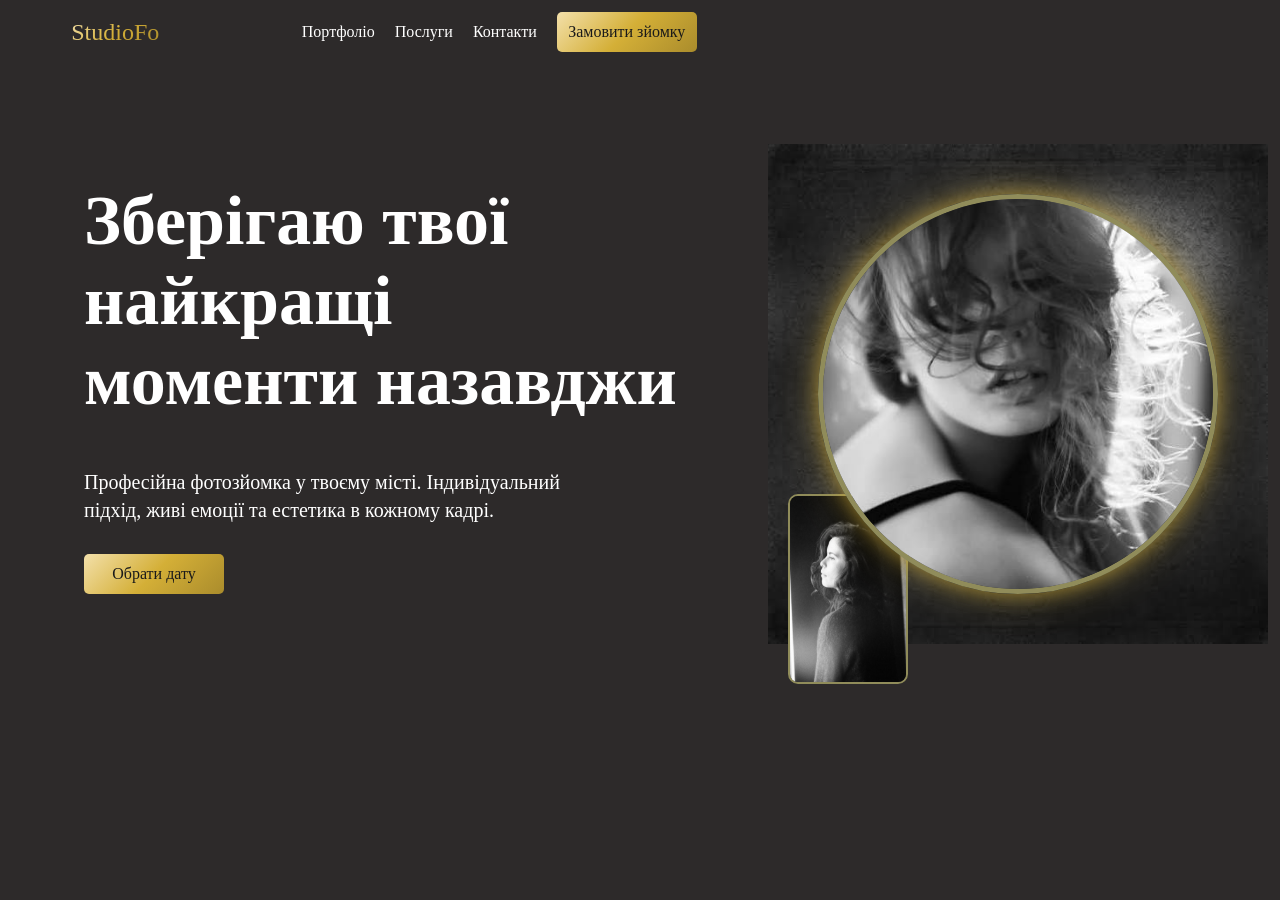
<file: index.html>
<!DOCTYPE html>
<html lang="uk">
<head>
    <meta charset="UTF-8">
    <meta name="viewport" content="width=device-width, initial-scale=1.0">
    <title>Фотограф</title>
    <link rel="stylesheet" href="style.css">
</head>
<body>

    <header>
        <div class="main">
        <div class="head1">
            <div class="st">StudioFo</div>
            <div class="inhead1">
            <a class="a" href="portfilio.html">Портфоліо</a>
            <a class="a" href="price.html">Послуги</a>
            <a class="a" href="contact.html">Контакти</a>
            <a class="order1" href="https://www.instagram.com/nnbkppl?evlk=MTE5cWdiZGY2cWhpcQ==" target="_blank" rel="noopener noreferrer">Замовити зйомку</a>
            </div>
        </div>
        <div class="head2">
            <img class="img1" src="images/fon.jpg" alt="" width="500" height="500">
            <img class="img2" src="images/main.jpg" alt="Головне фото" width="400" height="400">
            <img class="img3" src="images/main2.jpg" alt="" width="120" height="190">
        </div>
        <div class="hero">
        <h1 class="el3 ">Зберігаю твої найкращі моменти назавджи</h1>
        <div class="under">Професійна фотозйомка у твоєму місті. Індивідуальний підхід, живі емоції та естетика в кожному кадрі.</div>
        <a class="order2" href="contact.html">Обрати дату</a>
        
    </div>
</header>
    <main>
        
        
    </main>
</div>
</body>
</html>
</file>
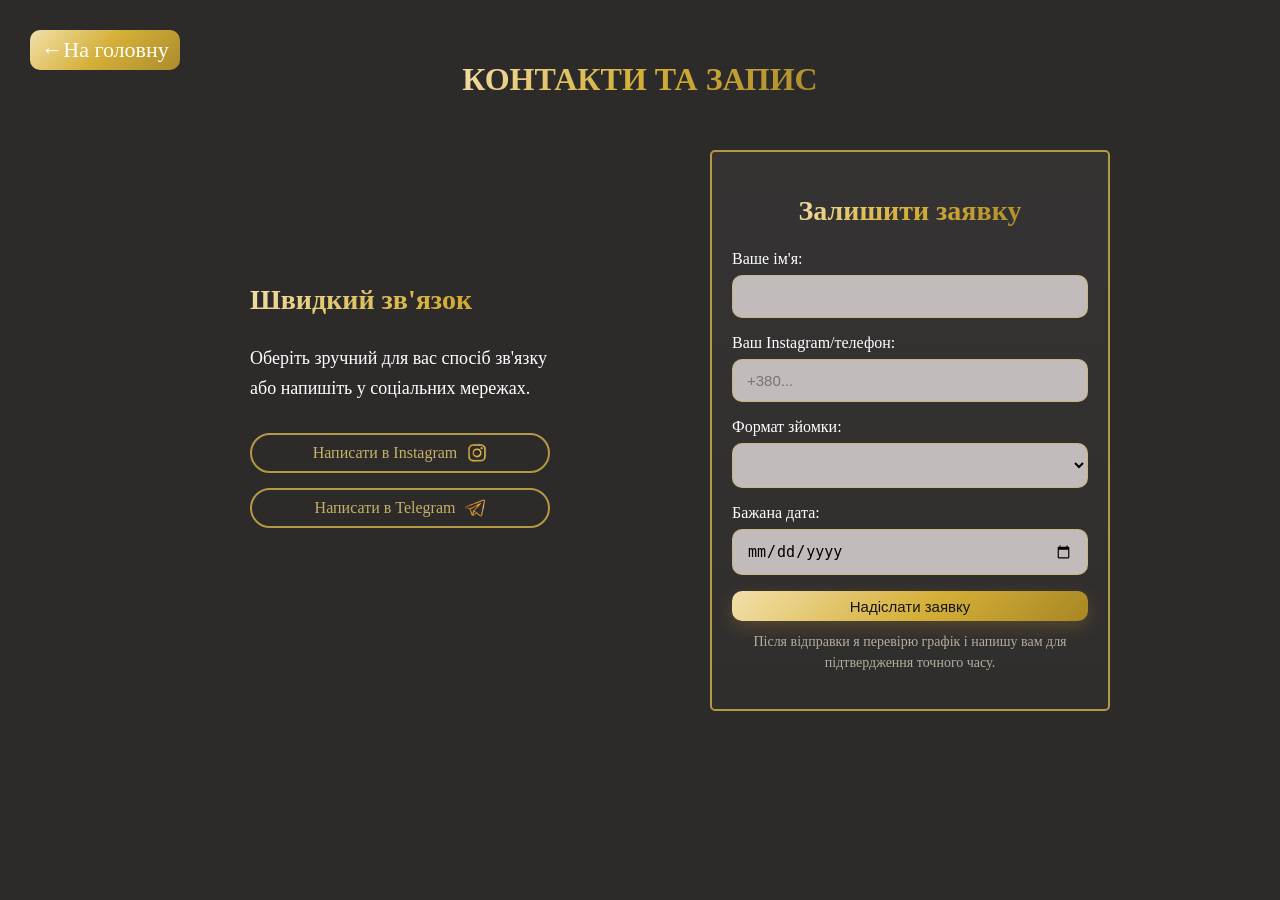
<file: contact.html>
<!DOCTYPE html>
<html lang="uk">
<head>
    <meta charset="UTF-8">
    <meta name="viewport" content="width=device-width, initial-scale=1.0">
    <title>Контакти та запис — Emma Photography</title>
    <link rel="stylesheet" href="style.css">
</head>
<body>
    <header>
        <div class="contacts-hero">
            <a class="ret" href="index.html">На головну</a>
            <div class="xxx">
                <h1 class="emma2">КОНТАКТИ ТА ЗАПИС</h1>
               
            </div>
        </div>
    </header>

    <main >
        <div class="contacts-container">
        <div class="zaya1">
            <h2 class="hh2">Швидкий зв'язок</h2>
            <div class="text">
            <div>Оберіть зручний для вас спосіб зв'язку</div>
            <div>або напишіть у соціальних мережах.</div>
            </div>
            <div class="textsoc">
            <a href="https://www.instagram.com/nnbkppl?evlk=MTE5cWdiZGY2cWhpcQ==" target="_blank" rel="noopener noreferrer" class="cvv1">
                <span>Написати в Instagram</span>
                <img src="images/inst.png" alt="" class="btn">
            </a>
            <a href="https://t.me/Nmttttnm" target="_blank" rel="noopener noreferrer" class="cvv2">
                <span>Написати в Telegram</span>
                <img src="images/tg.png" alt="" class="btn">
            </a>
            </div>
        </div>

        <div class="zaya2">
            <h2 class="hh23">Залишити заявку</h2>
            <form action="https://api.web3forms.com/submit" method="POST" class="booking-form">
                <input type="hidden" name="access_key" value="93dbad53-cfab-4aad-9537-90b38e4a33b0">
                <input type="hidden" name="subject" value="Нова заявка на зйомку з сайту!">
               
                <p><label for="name">Ваше ім'я: </label>
                <input id="name" type="text" name="name" required></p> 

                <p><label for="write">Ваш Instagram/телефон: </label>
                <input id="write" type="text" name="inst_or_phone" placeholder="+380..." required></p>

                 <p><label for="service">Формат зйомки: </label>
                    <select id="service" name="service">
                        <option value="" disabled selected hidden></option>
                        <option value="Стиль — 2500 грн">Стиль (2500 грн)</option>
                        <option value="Сім'я — 3000 грн">Сім'я (3000 грн)</option>
                        <option value="Весілля — 4500 грн">Весілля (4500 грн)</option>
                        <option value="Індивідуальна — 2000 грн">Індивідуальна (2000 грн)</option>
                    </select></p>

                <p><label for="date">Бажана дата: </label>
                <input type="date" id="date" name="date" required></p>


            <button type="submit" class="order-btn submit-btn">Надіслати заявку</button>
                <p class="form-note">Після відправки я перевірю графік і напишу вам для підтвердження точного часу.</p>
            </form>
        </div>
       </div>
    </main>
</body>
</html>
</file>
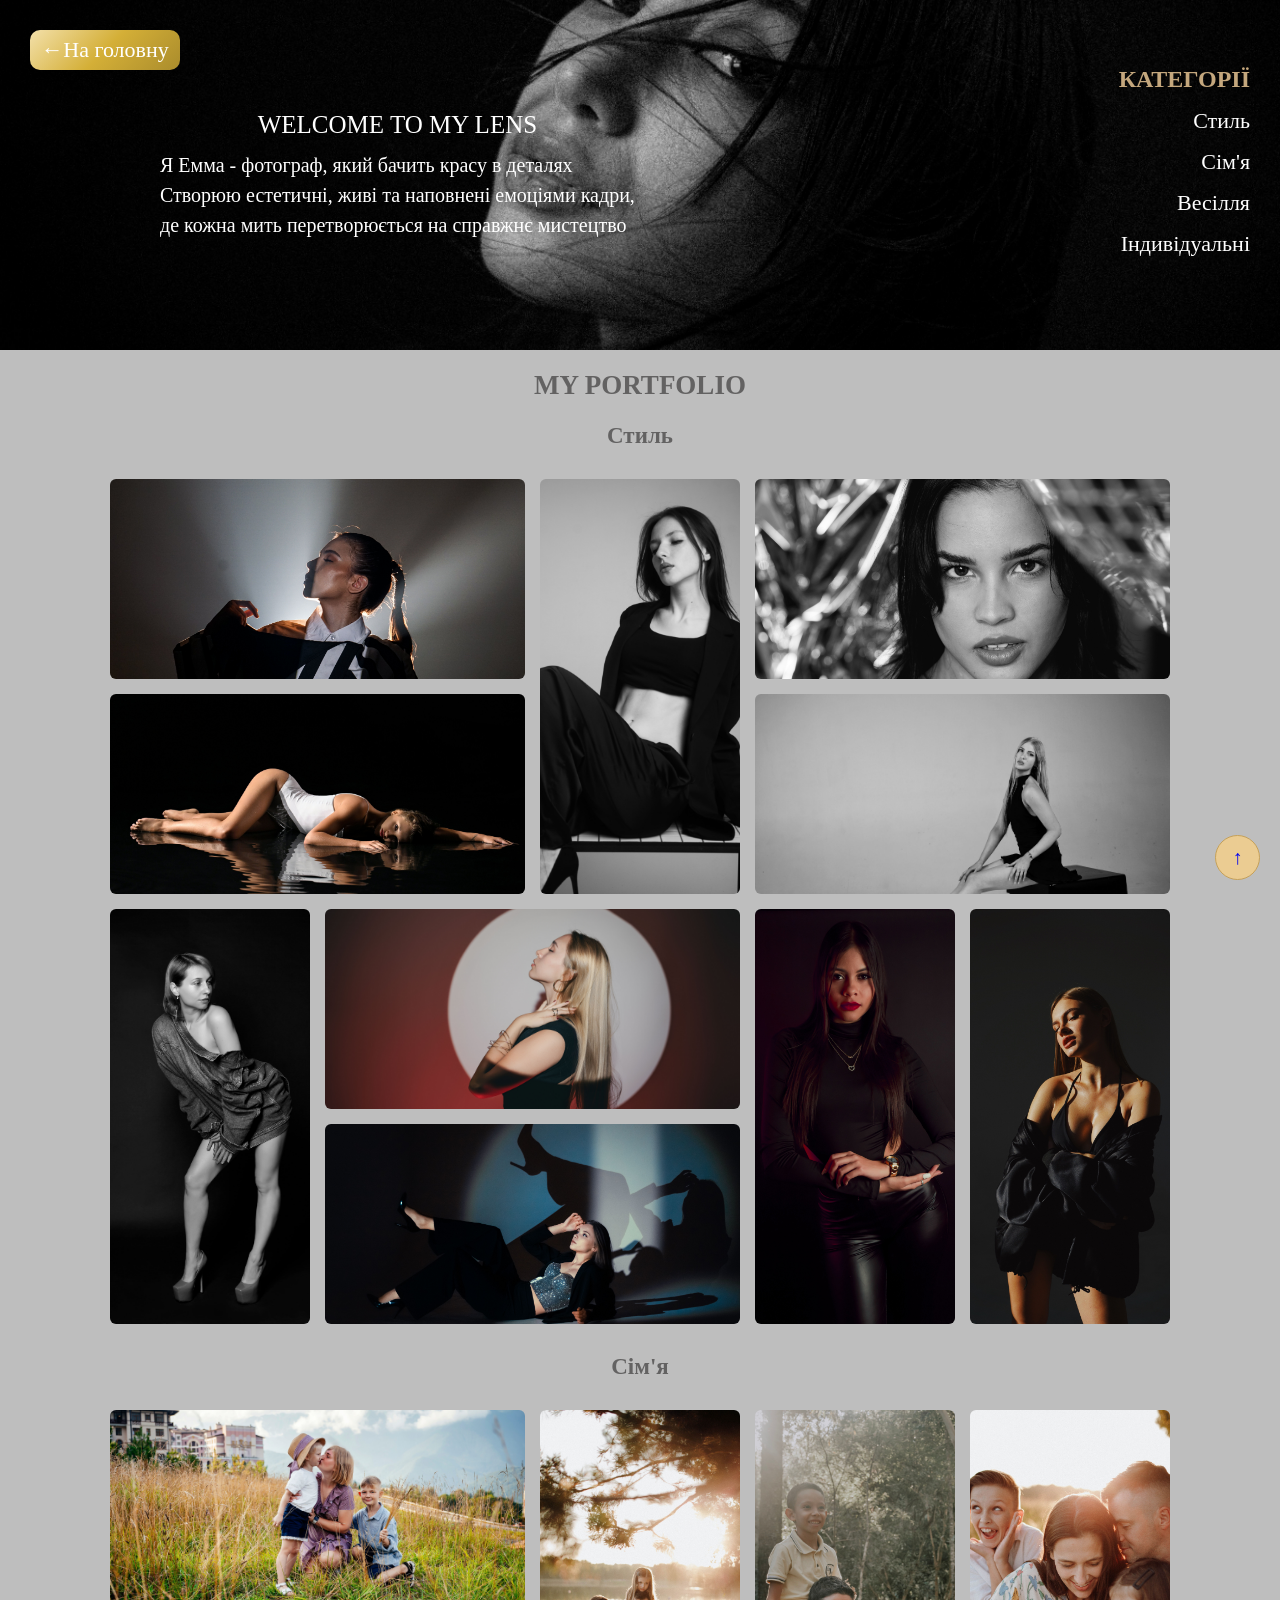
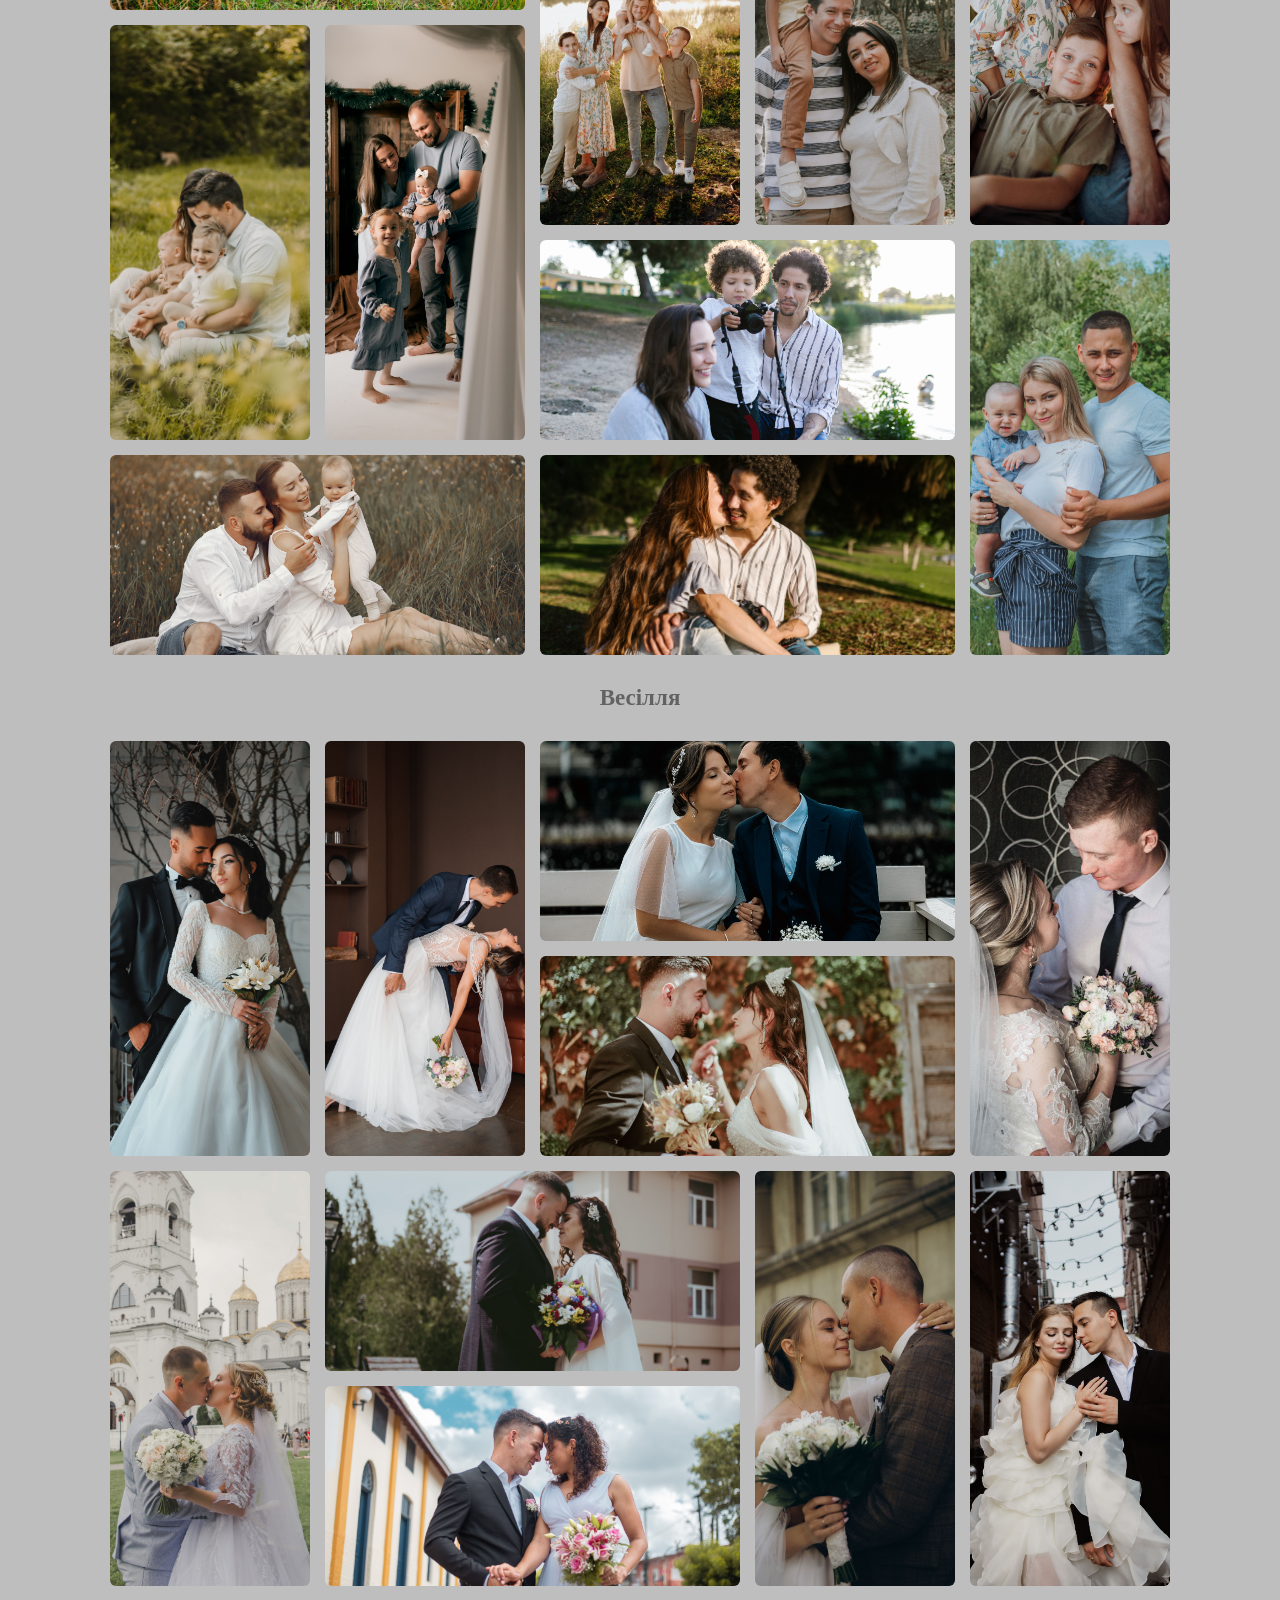
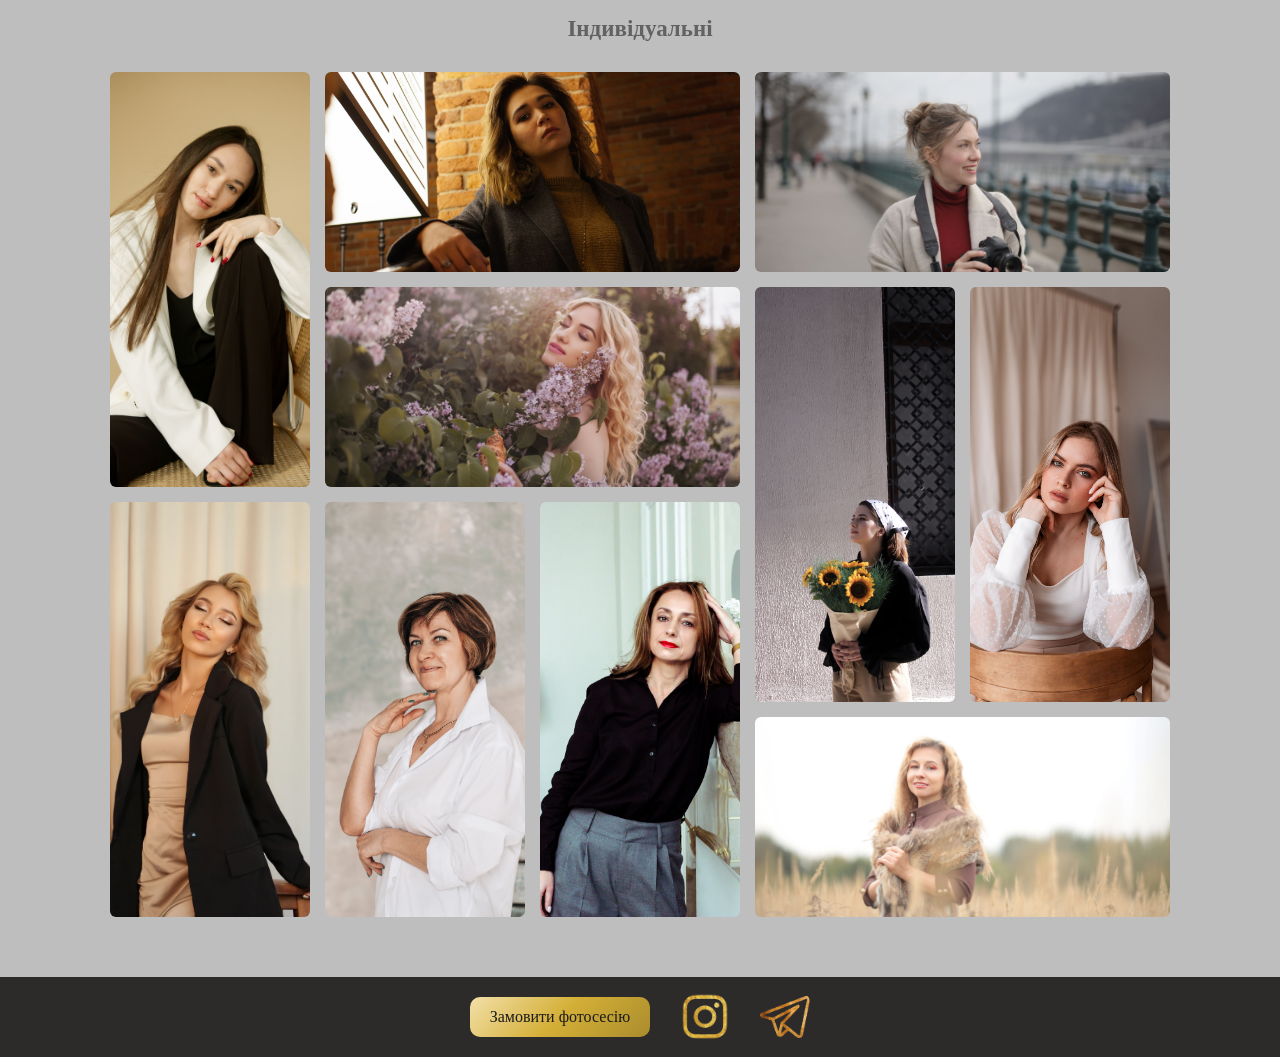
<file: portfilio.html>
<!DOCTYPE html>
<html lang="uk">
<head>
    <meta charset="UTF-8">
    <meta name="viewport" content="width=device-width, initial-scale=1.0">
    <title>Портфоліо</title>
    <link rel="stylesheet" href="style.css">
</head>
<body>
    <header>
        <div class="hero-header">
        <a class="ret" href="index.html">На головну</a>     
            <div class="xx">
              
            <div class="emma">WELCOME TO MY LENS</div>
            <div class="cc">Я Емма - фотограф, який бачить красу в деталях</div>
            <div class="cc">Створюю естетичні, живі та наповнені емоціями кадри,</div>
            <div class="cc">де кожна мить перетворюється на справжнє мистецтво</div>
            </div>

            <div class="list">
                <h1 class="category-title">КАТЕГОРІЇ</h1>
                <ul class="emoj">
                    <li><a href="#st">Стиль</a></li>
                    <li><a href="#fam">Сім'я</a></li>
                    <li><a href="#wed">Весілля</a></li>
                    <li><a href="#ind">Індивідуальні</a></li>
                </ul>
            </div>
        </div>
        
        
    </header>
    <main >
        <div class="mmm">
        <h2 class="port2">MY PORTFOLIO</h2>
        <h3 id="st">Стиль</h3>
        <div class="grpor1">
    <img class="photo-1" src="images/ind_gor_2.jpg" alt="Горизонтальне фото">
    <img class="photo-2" src="images/ind_ver_1.jpg" alt="Вертикальне фото">
    <img class="photo-3" src="images/ind_gor_5.jpg" alt="Горизонтальне фото">
    <img class="photo-4" src="images/ind_ver_3.jpg" alt="Вертикальне фото">
    <img class="photo-5" src="images/ind_gor_6.jpg" alt="Горизонтальне фото">
    <img class="photo-6" src="images/ind_ver_4.jpg" alt="Вертикальне фото">
    <img class="photo-7" src="images/ind_gor_7.jpg" alt="Горизонтальне фото">
    <img class="photo-8" src="images/ind_gor_8.jpg" alt="Горизонтальне фото">
    <img class="photo-9" src="images/ind_gor_10.jpg" alt="Горизонтальне фото">
    <img class="photo-10" src="images/ind_ver_9.jpg" alt="Вертикальне фото">
</div>
    <h3 id="fam">Сім'я</h3>
        <div class="grpor1">
    <img class="photo-21" src="images/fam_ver_1.jpg" alt="Горизонтальне фото">
    <img class="photo-22" src="images/fam_ver_2.jpg" alt="Вертикальне фото">
    <img class="photo-23" src="images/fam_ver_3.jpg" alt="Горизонтальне фото">
    <img class="photo-24" src="images/fam_ver_4.jpg" alt="Вертикальне фото">
    <img class="photo-25" src="images/fam_ver_5.jpg" alt="Горизонтальне фото">
    <img class="photo-26" src="images/fam_ver_6.jpg" alt="Вертикальне фото">
    <img class="photo-27" src="images/fam_gor_7.jpg" alt="Горизонтальне фото">
    <img class="photo-28" src="images/fam_gor_8.jpg" alt="Горизонтальне фото">
    <img class="photo-29" src="images/fam_gor_9.jpg" alt="Горизонтальне фото">
    <img class="photo-30" src="images/fam_gor_10.jpg" alt="Вертикальне фото">
</div>
    <h3 id="wed">Весілля</h3>
        <div class="grpor1">
    <img class="photo-11" src="images/wed_ver_1.jpg" alt="Горизонтальне фото">
    <img class="photo-12" src="images/wed_ver_2.jpg" alt="Вертикальне фото">
    <img class="photo-13" src="images/wed_gor_3.jpg" alt="Горизонтальне фото">
    <img class="photo-14" src="images/wed_gor_4.jpg" alt="Вертикальне фото">
    <img class="photo-15" src="images/wed_ver_5.jpg" alt="Горизонтальне фото">
    <img class="photo-16" src="images/wed_gor_11.jpg" alt="Вертикальне фото">
    <img class="photo-17" src="images/wed_ver_6.jpg" alt="Горизонтальне фото">
    <img class="photo-18" src="images/wed_ver_7.jpg" alt="Горизонтальне фото">
    <img class="photo-19" src="images/wed_gor_9.jpg" alt="Горизонтальне фото">
    <img class="photo-20" src="images/wed_ver_10.jpg" alt="Вертикальне фото">
</div>
<h3 id="ind">Індивідуальні</h3>
        <div class="grpor1 as">
    <img class="photo-31" src="images/solo_ver_1.jpg" alt="Горизонтальне фото">
    <img class="photo-32" src="images/solo_ver_2.jpg" alt="Вертикальне фото">
    <img class="photo-33" src="images/solo_ver_3.jpg" alt="Горизонтальне фото">
    <img class="photo-34" src="images/solo_ver_4.jpg" alt="Вертикальне фото">
    <img class="photo-35" src="images/solo_ver_5.jpg" alt="Горизонтальне фото">
    <img class="photo-36" src="images/solo_ver_6.jpg" alt="Вертикальне фото">
    <img class="photo-37" src="images/solo_gor_7.jpg" alt="Горизонтальне фото">
    <img class="photo-38" src="images/solo_gor_8.jpg" alt="Горизонтальне фото">
    <img class="photo-39" src="images/solo_gor_9.jpg" alt="Горизонтальне фото">
    <img class="photo-40" src="images/solo_gor_10.jpg" alt="Вертикальне фото">
</div>
    <a href="#" class="up" onclick="scrollToTop(event)">↑</a>
     

    </div>
</main>
<footer>
    <div class="ff">
        <div class="order3">Замовити фотосесію</div>
        
        <a class="inst" href="https://www.instagram.com/nnbkppl?evlk=MTE5cWdiZGY2cWhpcQ==" target="_blank" rel="noopener noreferrer"><img src="images/inst.png" alt="Instagram" width="50px" height="50px"></a>
        <a class="tg" href="https://t.me/Nmttttnm" target="_blank" rel="noopener noreferrer"><img src="images/tg.png" alt="Telegram" width="50px" height="50px"></a>
    </div>
   
</footer>
<script>
    function scrollToTop(event) {
        event.preventDefault(); // Зупиняє стандартний різкий стрибок посилання
        window.scrollTo({
            top: 0,
            behavior: 'smooth' // Запускає плавну анімацію прокрутки
        });
    }
</script>
</body>
</html>
</file>
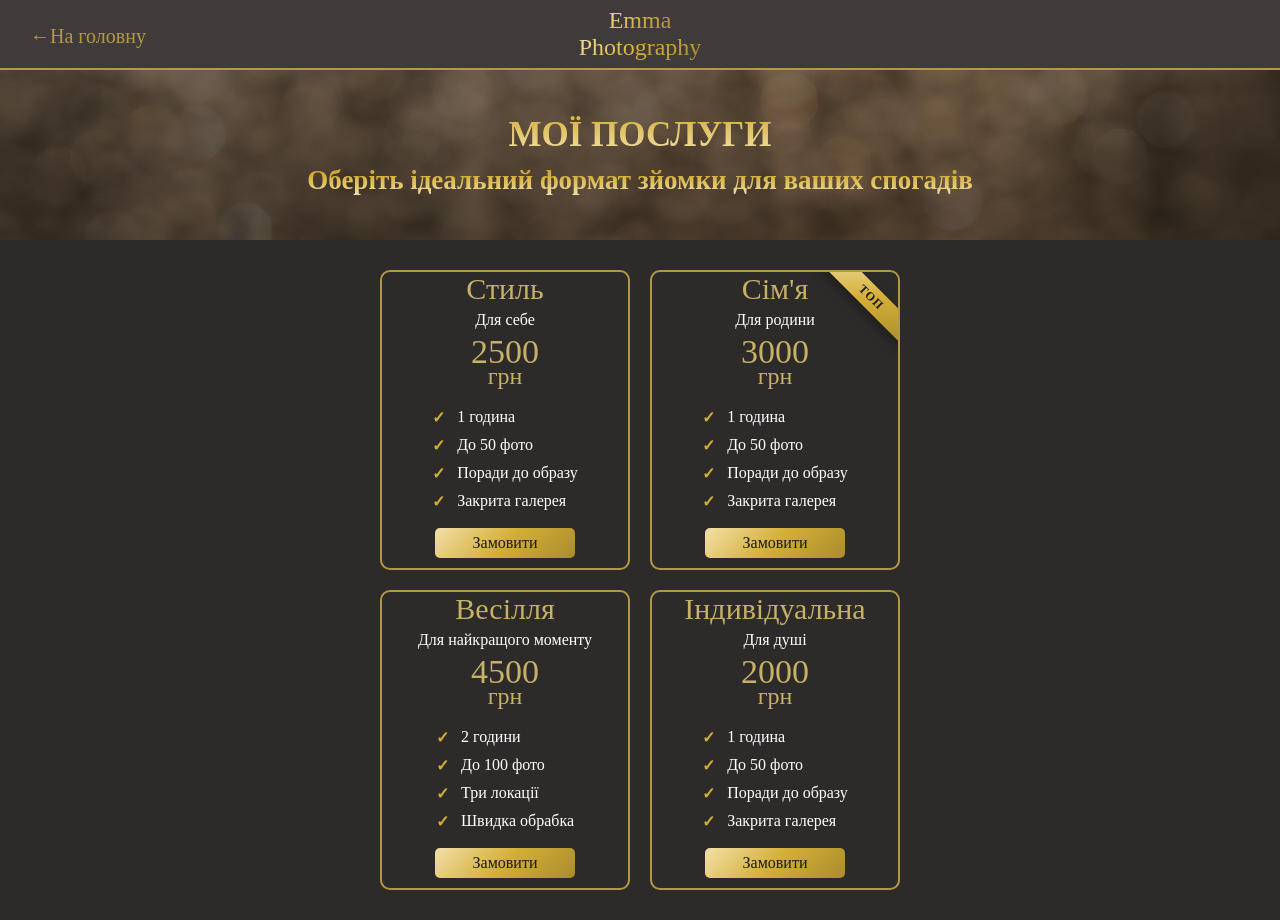
<file: price.html>
<!DOCTYPE html>
<html lang="uk">
<head>
    <meta charset="UTF-8">
    <meta name="viewport" content="width=device-width, initial-scale=1.0">
    <title>Послуги</title>
    <link rel="stylesheet" href="style.css">
</head>
<body>
    <header>
        <div class="poshed">
            
            <div class="em">Emma</div>
            <div class="em">Photography</div>
        </div>
        <a class="ret2" href="index.html">На головну</a>
    </header>
    <main>
    <div class="iner">
            <div class="em2 e">МОЇ ПОСЛУГИ</div>
            <div class="em2 m">Оберіть ідеальний формат зйомки для ваших спогадів</div>
     </div>   
        <div class="card">
            <div class="style on2">
                <div class="inn">
                <div class="zag">Стиль</div>
                <div>Для себе</div>
                <div class="innn">
                <div class="pri1">2500</div>
                <div class="pri2">грн</div>
                </div>
                </div>
                <ul class="service-list">
                    <li>1 година</li>
                    <li>До 50 фото</li>
                    <li>Поради до образу</li>
                    <li>Закрита галерея</li>
                </ul>
                <a href="https://www.instagram.com/nnbkppl?evlk=MTE5cWdiZGY2cWhpcQ==" class="order-btn" target="_blank" rel="noopener noreferrer">
    Замовити
</a>
            </div>
            
            <div class="style on3">
                <div class="inn">
                <div class="zag">Сім'я</div>
                <div>Для родини</div>
                <div class="innn">
                <div class="pri1">3000</div>
                <div class="pri2">грн</div>
                </div>
                </div>
                <ul class="service-list">
                    <li>1 година</li>
                    <li>До 50 фото</li>
                    <li>Поради до образу</li>
                    <li>Закрита галерея</li>
                </ul>
                <span class="nak">ТОП</span>
                <a href="https://www.instagram.com/nnbkppl?evlk=MTE5cWdiZGY2cWhpcQ==" class="order-btn" target="_blank" rel="noopener noreferrer">
    Замовити
</a>
            </div>

            <div class="style on4">
                <div class="inn">
                <div class="zag">Весілля</div>
                <div>Для найкращого моменту</div>
                <div class="innn">
                <div class="pri1">4500</div>
                <div class="pri2">грн</div>
                </div>
                </div>
                <ul class="service-list">
                    <li>2 години</li>
                    <li>До 100 фото</li>
                    <li>Три локації</li>
                    <li>Швидка обрабка</li>
                </ul>
                <a href="https://www.instagram.com/nnbkppl?evlk=MTE5cWdiZGY2cWhpcQ==" class="order-btn" target="_blank" rel="noopener noreferrer">
    Замовити
</a>
            </div>

            <div class="style on5">
                <div class="inn">
                <div class="zag">Індивідуальна</div>
                <div>Для душі</div>
                <div class="innn">
                <div class="pri1">2000</div>
                <div class="pri2">грн</div>
                </div>
                </div>
                <ul class="service-list">
                    <li>1 година</li>
                    <li>До 50 фото</li>
                    <li>Поради до образу</li>
                    <li>Закрита галерея</li>
                </ul>
                <a href="https://www.instagram.com/nnbkppl?evlk=MTE5cWdiZGY2cWhpcQ==" class="order-btn" target="_blank" rel="noopener noreferrer">
    Замовити
</a>
            </div>
        </div>
   
    </main>
</body>
</html>
</file>
<file: style.css>
* {
    box-sizing: border-box;
}

.hero-header {
    overflow: hidden; /* щоб нічого не вилазило за межі шапки */
}

.port2, h3 {
    margin-top: 0;
}

.mmm {
    overflow: hidden;
}
:root{
    --baclgr: #2d2a2a;
    --text: #ffffff;
    --fon: #b49944;
    --bord: #908c5a;
    --list: #22212095;
    --high: #403b3b;
    --onfon: #a19f51;
    --price: #c6b167;
}
body{
    margin: 0;
    background-color: var(--baclgr);
    color: var(--text);
    
}
.order1, .order2{
    
    text-decoration: none;
    
}
.a{
    color: var(--text);
    text-decoration: none;
}
.main{
    display: grid;
    grid-template-columns: 60% 40%;
    grid-template-rows: 10% 90%;
    
}
.head1{
    display: flex;
    justify-content: space-around;
    align-items: center;
    padding: 10px 0;

}
.st{
    background: linear-gradient(135deg, #f3e0aa 0%, #d4af37 50%, #aa8c2c 100%);
    -webkit-background-clip: text;
    -webkit-text-fill-color: transparent;
    font-size: 24px;

}
.inhead1{
    display: flex;
    gap: 20px;
    align-items: center;
}
.order1{
    height: 40px;
    width: 140px;
    display: inline-flex;
    justify-content: center;
    border-radius: 5px;
    align-items: center;
    box-sizing: border-box;
}
.head2{
    grid-column: 2/3;
    grid-row: 2/3;
    margin-top: 80px;
    position: relative;
    z-index: 100;
    display: flex;
    
}

.img2{
    position: absolute;
    border-radius: 100%;
    top: 50px;
    left: 50px;
    z-index: 300;
    border: 5px solid var(--bord);
    box-shadow: 0 0 20px rgba(212, 175, 55, 0.6), 0 0 40px rgba(212, 175, 55, 0.3);
}
.img3{
    position: absolute;
    left: 20px;
    top: 350px;
    z-index: 200;
    border: 2px solid var(--bord);
    border-radius: 10px;
}

.el3{
    font-size: 70px;
    display: flex;
    
}
.hero{
    grid-column: 1/2;
    grid-row: 2/3;
    margin: 0 auto;
    max-width: 600px;
    display: flex;
    flex-direction: column;
    margin-top: 70px;
}

.under{
    max-width: 500px;
    font-size: 20px;
    line-height: 1.4;
    
}
.order2{
    width: 140px;
    height: 40px;
    display: flex;
    justify-content: center;
    margin-top: 30px;
    border-radius: 5px;
    align-items: center;
}
.order2:hover, .order1:hover{
    transform: scale(1.1, 1.1);
    box-shadow: 0 0 15px var(--fon), 0 0 30px rgba(212, 175, 55, 0.3);
}
.order1, .order2 {
    color: #1a1a1a; 
    background: linear-gradient(135deg, #f3e0aa 0%, #d4af37 50%, #aa8c2c 100%);
    border: none;
}
@media(max-width: 750px){
    .el3{
        font-size: 40px;
    }
    .under{
        font-size: 15px;
        max-width: 300px;
    }
    .head1{
        display: flex;
        gap: 5px;
    }
    .main{
        display: flex;
        flex-direction: column;
        align-items: center;
    }
    
    .head1{
       margin: 0 auto;
    }
    .hero{
        display: flex;
        flex-direction: column;
        justify-content: center;
        max-width: 400px;
        margin: 0 auto;
        margin-top: 35px;
    }
    
    .order1, .order2{
        width: 125px;
        height: 30px;
        flex-shrink: 0;
    }
    .head2{
        grid-row: 3/4;
        width: 100%;
        max-width: 320px;
        height: auto;
        position: relative;
        margin: 0 auto;
    }
    .img1{
        width: 100%;
        max-width: 300px;
        height: 300px;
        object-fit: cover;
        margin: 0 auto;
    }
    .img2{
        width: 250px;
        height: 250px;
        position: absolute;
        top: 15px;
        left: 20px;
    }
    .img3{
        width: 80px;
        height: 130px;
        position: absolute;
        top: 190px;
        left: 15px;
    }

}
@media(max-width: 500px){
    .st{
        font-size: 23px;
    }
    .el3{
        font-size: 30px;
    }
    .hero{
        display: flex;
        flex-direction: column;
        justify-content: center;
        max-width: 300px;
        margin: 0 auto;
        margin-top: 50px;
    }
    .head1{
        display: grid;
    }
    .order2{
        width: 110px;
        height: 35px;
        flex-shrink: 0;
    }
    .order1{
        width: 82px;
        height: 35px;
        flex-shrink: 0;
    }
    .head2{
        margin-top: 10px;
        width: 100%;
        max-width: 250px;
        height: auto;
        position: relative;
        margin: 0 auto;
    }
    .img1{
        width: 100%;
        max-width: 230px;
        height: 230px;
        object-fit: cover;
        margin: 0 auto;
    }
    .img2{
        width: 200px;
        height: 200px;
        position: absolute;
        top: 10px;
        left: 20px;
    }
    .img3{
        width: 80px;
        height: 130px;
        position: absolute;
        top: 150px;
        left: 15px;
    }
}
@media(max-width: 400px){
    .st{
        font-size: 18px;
    }
    .el3{
        font-size: 25px;
    }
    .hero{
        display: flex;
        flex-direction: column;
        justify-content: center;
        max-width: 250px;
        margin: 0 auto;
        margin-top: 60px;
    }
    .head1{
        display: grid;
    }
    .head2{
        margin-top: 10px;
        width: 100%;
        max-width: 250px;
        height: auto;
        position: relative;
        margin: 0 auto;
    }
    .order2{
        width: 110px;
        height: 35px;
        flex-shrink: 0;
    }
    .order1{
        width: 82px;
        height: 35px;
        flex-shrink: 0;
    }
    .img1{
        width: 100%;
        max-width: 230px;
        height: 230px;
        object-fit: cover;
        margin: 0 auto;
    }
    .img2{
        width: 200px;
        height: 200px;
        position: absolute;
        top: 10px;
        left: 20px;
    }
    .img3{
        width: 80px;
        height: 130px;
        position: absolute;
        top: 150px;
        left: 15px;
    }
}

.hero-header{
    width: 100%;
    height: 350px;
    background-image: url('images/pp.jpg'); /* Картинка як фоновий шар */
    background-size: cover;          /* МАГІЧНА ВЛАСТИВІСТЬ: покриває весь блок, зберігаючи пропорції (ніколи не сплюснуться!) */
    background-position: center;     /* Центрує кадр, щоб найголовніше завжди було в кадрі */
    background-repeat: no-repeat;
    display: flex;
    position: relative;
    
}
.emma{
    display: flex;
    justify-content: center;
    padding-bottom: 10px;
    font-size: 25px;
}
.cc{
    font-size: 20px;
}
.xx{
    display: flex;
    justify-content: center;
    flex-direction: column;
    margin-left: 160px;
    line-height: 30px;
}
.ret{
    display: flex;
    width: 150px;
    height: 40px;
    align-items: center;
    justify-content: center;
    text-decoration: none;
    background: linear-gradient(135deg, #f3e0aa 0%, #d4af37 50%, #aa8c2c 100%);
    color: var(--text);
    border-radius: 10px;
    position: absolute;
    top: 30px;
    left: 30px;
    font-size: 22px;
}
.ret::before{
    content: "← ";
}
.category-title{
    color: #C4A77D;
    text-align: right;
    margin-bottom: 15px;
    font-size: 24px;
}
.emoj{
    list-style: none;
    padding: 0;
    margin: 0;
    text-align: right;
    font-size: 22px;
}
.emoj li{
    margin-bottom: 15px;
    position: relative;
    
}
.emoj li a{
    text-decoration: none;
    color: var(--text);
    font-weight: 300;
    transition: all 0.5s ease;
}
.emoj li a:hover{
    color: #F3E5AB;

}
.list{
    position: absolute;
    right: 30px;
    top: 50px;
}
.ret:hover{
    transform: scale(1.1, 1.1);
    box-shadow: 0 0 15px var(--fon), 0 0 30px rgba(212, 175, 55, 0.3);
}
.port2{
    display: flex;
    justify-content: center;
    padding-top: 20px;
    font-size: 27px;
    color: var(--list);
}
.mmm{
    background-color: rgb(190, 190, 190);
}
.grpor1 {
    display: grid;
    grid-template-columns: repeat(5, 200px); 
    grid-template-rows: repeat(4, 200px);   
    gap: 15px;                               
    justify-content: center;
    margin: 30px auto;
    
}
.as{
    padding-bottom: 30px;
}
.grpor1 img {
    width: 100%;
    height: 100%;
    object-fit: cover;
    border-radius: 6px;
}
.photo-1 {
    grid-column: 1 / 3;
    grid-row: 1 / 2;
}

.photo-2 {
    grid-column: 3 / 4;
    grid-row: 1 / 3;
}

.photo-3 {
    grid-column: 2 / 4;
    grid-row: 3 / 4;
}

.photo-4 {
    grid-column: 4 / 5;
    grid-row: 3 / 5;
}

.photo-5 {
    grid-column: 1 / 3;
    grid-row: 2 / 3;
}

.photo-6 {
    grid-column: 5 / 6;
    grid-row: 3 / 5;
}

.photo-7 {
    grid-column: 4 / 6;
    grid-row: 1 / 2;
}

.photo-8 {
    grid-column: 4 / 6;
    grid-row: 2 / 3;
}

.photo-9 {
    grid-column: 2 / 4;
    grid-row: 4 / 5;
}

.photo-10 {
    grid-column: 1 / 2;
    grid-row: 3 / 5;
}
h3{
    font-size: 23px;
    color: var(--list);
    display: flex;
    justify-content: center;
}
.photo-11 {
    grid-column: 1 / 2;
    grid-row: 1 / 3;
}

.photo-12 {
    grid-column: 2 / 3;
    grid-row: 1 / 3;
}

.photo-13 {
    grid-column: 3 / 5;
    grid-row: 1 / 2;
}

.photo-14 {
    grid-column: 3 / 5;
    grid-row: 2 / 3;
}

.photo-15 {
    grid-column: 5 / 6;
    grid-row: 1 / 3;
}

.photo-16 {
    grid-column: 2 / 4;
    grid-row: 3 / 4;
}

.photo-17 {
    grid-column: 2 / 4;
    grid-row: 4 / 5;
}

.photo-18 {
    grid-column: 1 / 2;
    grid-row: 3 / 5;
}

.photo-19 {
    grid-column: 4 / 5;
    grid-row: 3 / 5;
}

.photo-20 {
    grid-column: 5 / 6;
    grid-row: 3 / 5;
}
.photo-21 {
    grid-column: 3 / 4;
    grid-row: 1 / 3;
}

.photo-22 {
    grid-column: 4 / 5;
    grid-row: 1 / 3;
}

.photo-23 {
    grid-column: 5 / 6;
    grid-row: 1 / 3;
}

.photo-24 {
    grid-column: 1 / 2;
    grid-row: 2 / 4;
}

.photo-25 {
    grid-column: 2 / 3;
    grid-row: 2 / 4;
}

.photo-26 {
    grid-column: 5 / 6;
    grid-row: 3 / 5;
}

.photo-27 {
    grid-column: 1 / 3;
    grid-row: 1 / 2;
}

.photo-28 {
    grid-column: 1 / 3;
    grid-row: 4 / 5;
}

.photo-29 {
    grid-column: 3 / 5;
    grid-row: 3 / 4;
}

.photo-30 {
    grid-column: 3 / 5;
    grid-row: 4 / 5;
}

.photo-31 {
    grid-column: 1 / 2;
    grid-row: 1 / 3;
}

.photo-32 {
    grid-column: 1 / 2;
    grid-row: 3 / 5;
}

.photo-33 {
    grid-column: 2 / 3;
    grid-row: 3 / 5;
}

.photo-34 {
    grid-column: 3 / 4;
    grid-row: 3 / 5;
}

.photo-35 {
    grid-column: 4 / 5;
    grid-row: 2 / 4;
}

.photo-36 {
    grid-column: 5 / 6;
    grid-row: 2 / 4;
}

.photo-37 {
    grid-column: 2 / 4;
    grid-row: 1 / 2;
}

.photo-38 {
    grid-column: 2 / 4;
    grid-row: 2 / 3;
}

.photo-39 {
    grid-column: 4 / 6;
    grid-row: 1 / 2;
}

.photo-40 {
    grid-column: 4 / 6;
    grid-row: 4 / 5;
}
.up{
    position: fixed;
    bottom: 20px;
    right: 20px;
    width: 45px;
    height: 45px;
    background-color: #ebcc92;
    border: 1px solid #c5a059;
    border-radius: 50%;
    display: flex;
    justify-content: center;
    align-items: center;
    text-decoration: none;
    font-size: 20px;
    z-index: 1000;
    transition: all 0.3s ease;
    scroll-behavior: smooth;
}
.up:hover{
    background-color: #c5a059;
    color: #111;
    transform: translateY(-12px);
}
.ff{
    display: flex;
    height: 80px;
    justify-content: center;
    align-items: center;
    gap: 30px;
}
.order3{
    display: flex;
    width: 180px;
    height: 40px;
    justify-content: center;
    align-items: center;
    border-radius: 10px;
}
.order3:hover{
    transform: scale(1.1, 1.1);
    box-shadow: 0 0 15px var(--fon), 0 0 30px rgba(212, 175, 55, 0.3);
}
.order3{
    color: #1a1a1a; 
    background: linear-gradient(135deg, #f3e0aa 0%, #d4af37 50%, #aa8c2c 100%);
    border: none;
}
.inst, .tg{
    display: flex;
    justify-content: flex-end;
    overflow: hidden;
}
.inst{
    border-radius: 15px;
}
.tg{
    border-radius: 10px;
}
.inst:hover, .tg:hover{
    transform: scale(1.1, 1.1);
    box-shadow: 0 0 15px var(--fon), 0 0 30px rgba(212, 175, 55, 0.3);
}

@media (max-width: 768px) {
    .grpor1 {
        grid-template-columns: repeat(5, 110px);
        grid-template-rows: repeat(4, 110px);
        gap: 8px;
    }

    .xx {
        margin-left: 10px;
        max-width: 450px;
    }
}


@media (max-width: 550px) {
    .grpor1 {
        grid-template-columns: repeat(5, 62px);
        grid-template-rows: repeat(4, 62px);
        gap: 5px;
    }

    .hero-header {
        flex-direction: column;
        align-items: flex-start;
        height: auto;
        min-height: 300px;
        padding: 20px 15px;
        gap: 15px;
    }

    .xx {
        margin-left: 0;
        order: 2; /* текст залишається першим */
    }

    .ret {
        position: static; 
        order: 1;
        margin-top: 5px;
        width: auto;
        padding: 0 16px;
        height: 36px;
        font-size: 16px;
    }

    .list {
        position: static;
        order: 3; 
        text-align: left;
        margin-top: 10px;
    }

    .category-title,
    .emoj {
        text-align: left;
    }
    .up{
        right: 10px;
        bottom: 60px;
    }
    .ff{
        display: flex;
        justify-content: center;
        gap: 10px;
        height: 50px;
    }
    .emma{
        margin-top: 40px;
    }

}
.poshed{
    display: flex;
    flex-direction: column;
    justify-content: center;
    align-items: center;
    background-color: var(--high);
    position: relative;
    height: 70px;
    border-bottom: 2px solid var(--fon);
}
.ret2{
    display: flex;
    justify-content: flex-start;
    position: absolute;
    top: 25px;
    left: 30px;
    color: var(--fon);
    text-decoration: none;
    font-size: 20px;
}
.ret2::before{
    content: "← ";
}
.em{
    background: linear-gradient(135deg, #f3e0aa 0%, #d4af37 50%, #aa8c2c 100%);
    -webkit-background-clip: text;
    -webkit-text-fill-color: transparent;
    font-size: 24px;
}
.iner{
    background-image: 
        linear-gradient(rgba(45, 42, 42, 0.55), rgba(45, 42, 42, 0.55)),
        url('images/fonforprice1.jpg');
    background-size: cover;
    background-position: center;
    height: 170px;
}

.em2{
    display: flex;
    color: var(--onfon);
    justify-content: center;
    align-items: center;
    padding-top: 10px;
    background: linear-gradient(0deg, #f3e0aa, #d4af37, #aa8c2c);
    -webkit-background-clip: text;
    -webkit-text-fill-color: transparent;
}
.e{
    font-size: 35px;
    padding-top: 45px;
    font-weight: 700;
    
}
.m{
    font-weight: 600;
    font-size: 27px;
   
}
.card{
    margin: 30px auto;
    max-width: 800px;
    display: grid;
    grid-template-columns: repeat(2, 250px);
    grid-template-rows: repeat(2, 300px);
    gap: 20px;
    justify-content: center;
    
}
.on2, .on3, .on4, .on5{
    display: flex;
    justify-content: space-between;
    flex-direction: column;
    align-items: center;
    border: 2px solid var(--fon);
    border-radius: 10px;
}
.inn{
    display: flex;
    flex-direction: column;
    justify-content: center;
    align-items: center;
    gap: 5px;
}
.zag{
    color: var(--price);
    font-size: 30px;
}
.pri1{
    color: var(--price);
    font-size: 34px;
}
.pri2{
    color: var(--price);
    font-size: 24px;
}
.service-list {
    list-style: none; 
    padding: 0;      
    margin: 0;
    margin-top: 10px;       
}

.service-list li {
    position: relative;
    padding-left: 25px;
    margin-bottom: 10px;
}

.service-list li::before {
    content: "✓";       
    position: absolute;
    left: 0;            
    top: 0;
    color: #d4af37; 
    font-weight: 600;
}
.innn{
    display: flex;
    flex-direction: column;
    justify-content: center;
    align-items: center;
    line-height: 25px;
    margin-top: 5px;
}
.on3{
    position: relative;
    overflow: hidden;
}
.nak{
    position: absolute;
    top: 14px;
    right: -28px;
    width: 110px;
    text-align: center;
    transform: rotate(45deg); 
    background: linear-gradient(135deg, #f3e0aa 0%, #d4af37 50%, #aa8c2c 100%);
    color: #1a1a1a;
    font-size: 12px;
    font-weight: 700;
    letter-spacing: 1px;
    padding: 4px 0;
    box-shadow: 0 4px 12px rgba(0, 0, 0, 0.35);
    pointer-events: none; 
}
.order-btn{
    width: 140px;
    height: 30px;
    display: flex;
    justify-content: center;
    margin-bottom: 10px;
    border-radius: 5px;
    align-items: center;
    text-decoration: none;
}
.order-btn:hover{
    transform: scale(1.1, 1.1);
    box-shadow: 0 0 15px var(--fon), 0 0 30px rgba(212, 175, 55, 0.3);
}
.order-btn{
    color: #1a1a1a; 
    background: linear-gradient(135deg, #f3e0aa 0%, #d4af37 50%, #aa8c2c 100%);
    border: none;
}
@media(max-width: 600px){
    .card{
        display: grid;
        grid-template-columns: 1fr;
    }
    .style{
        margin: 0 50px;
    }
    .iner{
        display: flex;
        justify-content: center;
        flex-direction: column;
        text-align: center;
    }
}
@media(max-width: 700px){
    .iner{
        display: flex;
        justify-content: center;
        flex-direction: column;
        text-align: center;
    }
}

@media(max-width: 500px){
    .ret2{
    left: 15px;
    }
}

@media(max-width: 430px){
    .card{
        display: grid;
        grid-template-columns: 1fr;
    }
    .style{
        margin: 0 50px;
    }
    .iner{
        display: flex;
        justify-content: center;
        flex-direction: column;
    }
    .ret2{
        left: 0;
        top: 10px;
        font-size: 14px;
    }
    .e{
        font-size: 28px;
    }
    .m{
        font-size: 24px;
    }
    .iner{
        display: flex;
        flex-direction: column;
        justify-content: center;
        align-items: center;
        text-align: center;
        height: 200px;
    }
}
.xxx{
    display: flex;
    justify-content: center;
    align-items: center;
    margin-top: 40px;
    
}
.emma2{
    font-size: 32px;
    background: linear-gradient(135deg, #f3e0aa 0%, #d4af37 50%, #aa8c2c 100%);
    -webkit-background-clip: text;
    -webkit-text-fill-color: transparent;
}
.contacts-container{
    display: grid;
    grid-template-columns: repeat(2, 1fr);
    margin: 30px 100px;
}
.zaya1{
    display: flex;
    flex-direction: column;
    justify-content: center;
    padding-left: 150px;
    padding-bottom: 50px;
    gap: 15px;
}
.zaya2{
    display: flex;
    flex-direction: column;
    justify-content: center;
    align-items: center;
}

.text{
    line-height: 30px;
    font-size: 18px;
}
.hh2, .hh23{
    font-size: 28px;
}

.cvv1, .cvv2{
    max-width: 300px;
    border: 2px solid var(--fon);
    height: 40px;
    display: flex;
    justify-content: center;
    align-items: center;
    color: var(--price);
    border-radius: 20px;
    margin-top: 15px;
    text-decoration: none;
    gap: 10px;
}
.btn{
    width: 20px;
    height: 20px;
    object-fit: contain;
}
.zaya2{
    background: linear-gradient(180deg, rgba(255, 255, 255, 0.04) 0%, rgba(255, 255, 255, 0.015) 100%);
    padding: 20px;
    max-width: 400px;
    border: 2px solid var(--fon);
    border-radius: 5px;
    margin-left: 70px;
}
.hh23{
    background: linear-gradient(135deg, #f3e0aa 0%, #d4af37 50%, #aa8c2c 100%);
    -webkit-background-clip: text;
    -webkit-text-fill-color: transparent;
    text-align: center;
}
.zaya2 form p{
    display: flex;
    flex-direction: column;
    gap: 7px;
    margin: 0 0 16px;
}
.zaya2 form input, .zaya2 form select{
    width: 100%;
    box-sizing: border-box;
    padding: 12px 14px;
    border-radius: 10px;
    border: 1px solid rgba(212, 175, 55, 0.45);
    background-color: #c1bbbb;
    color: #000000;
    font-size: 15px;
    outline: none;
}
.submit-btn{
    width: 100%;
    box-sizing: border-box;
    padding: 14px 20px;
    margin-top: 8px;
    border: none;
    border-radius: 10px;
    background: linear-gradient(135deg, #f3e0aa 0%, #d4af37 55%, #a88725 100%);
    color: #161513;
    font-size: 15px;
    cursor: pointer;
    box-shadow: 0 6px 18px rgba(212, 175, 55, 0.22);
}

.form-note{
    display: block;
    margin: 14px 0 0;
    font-size: 14px;
    line-height: 1.5;
    color: #b5aea0;
    text-align: center;
}
.cvv1:hover,
.cvv2:hover {
    background-color: var(--fon, #d4af37);
    color: #161513;
    transform: translateY(-1px);
}

.cvv1 .btn,
.cvv2 .btn {
    width: 20px;
    height: 20px;
    object-fit: contain;
    transition: filter 0.25s ease;
}
.cvv1:hover .btn,
.cvv2:hover .btn {
    filter: brightness(0.15);
}
.hh2{
    margin: 0 0 12px;
    background: linear-gradient(135deg, #f3e0aa 0%, #d4af37 50%, #aa8c2c 100%);
    -webkit-background-clip: text;
    -webkit-text-fill-color: transparent;
    font-weight: 600;
}
@media(max-width: 900px){
    .contacts-container{
        display: grid;
        grid-template-columns: 1fr;
    }
    .zaya1, .zaya2{
        display: flex;
        margin: 0 auto;
        
    }
    .zaya1{
        padding-left: 0;
    }
    .hh2{ 
        display: flex;
        justify-content: center;
    
    }
}
@media(max-width: 750px){
    .ret{
        height: 30px;
        width: 140px;
        font-size: 18px;
        position: absolute;
        left: 10px;
        top: 10px;
    }
}
@media (max-width: 600px) {
    .contacts-container {
        margin: 20px auto 36px;
        padding: 0 14px;
        gap: 24px;
    }

    .zaya1 {
        padding: 0 0 10px;
        align-items: center;
        text-align: center;
    }

    .ret {
        position: absolute;
        top: 12px;
        left: 12px;
        width: auto;
        height: auto;
        min-height: 34px;
        padding: 6px 12px;
        font-size: 14px;
        white-space: nowrap;
        display: inline-flex;
        align-items: center;
        gap: 4px;
    }

    .cvv1, .cvv2 {
        height: auto;
        min-height: 44px;
        padding: 8px 14px;
        font-size: 14px;
        max-width: 100%;
    }

    .zaya2 {
        margin-left: auto;
        margin-right: auto;
        padding: 18px 16px;
        max-width: 100%;
    }
}
.cvv1, .cvv2, .order-btn, .submit-btn, .ret, .ret2 {
    -webkit-tap-highlight-color: transparent;
}
</file>
